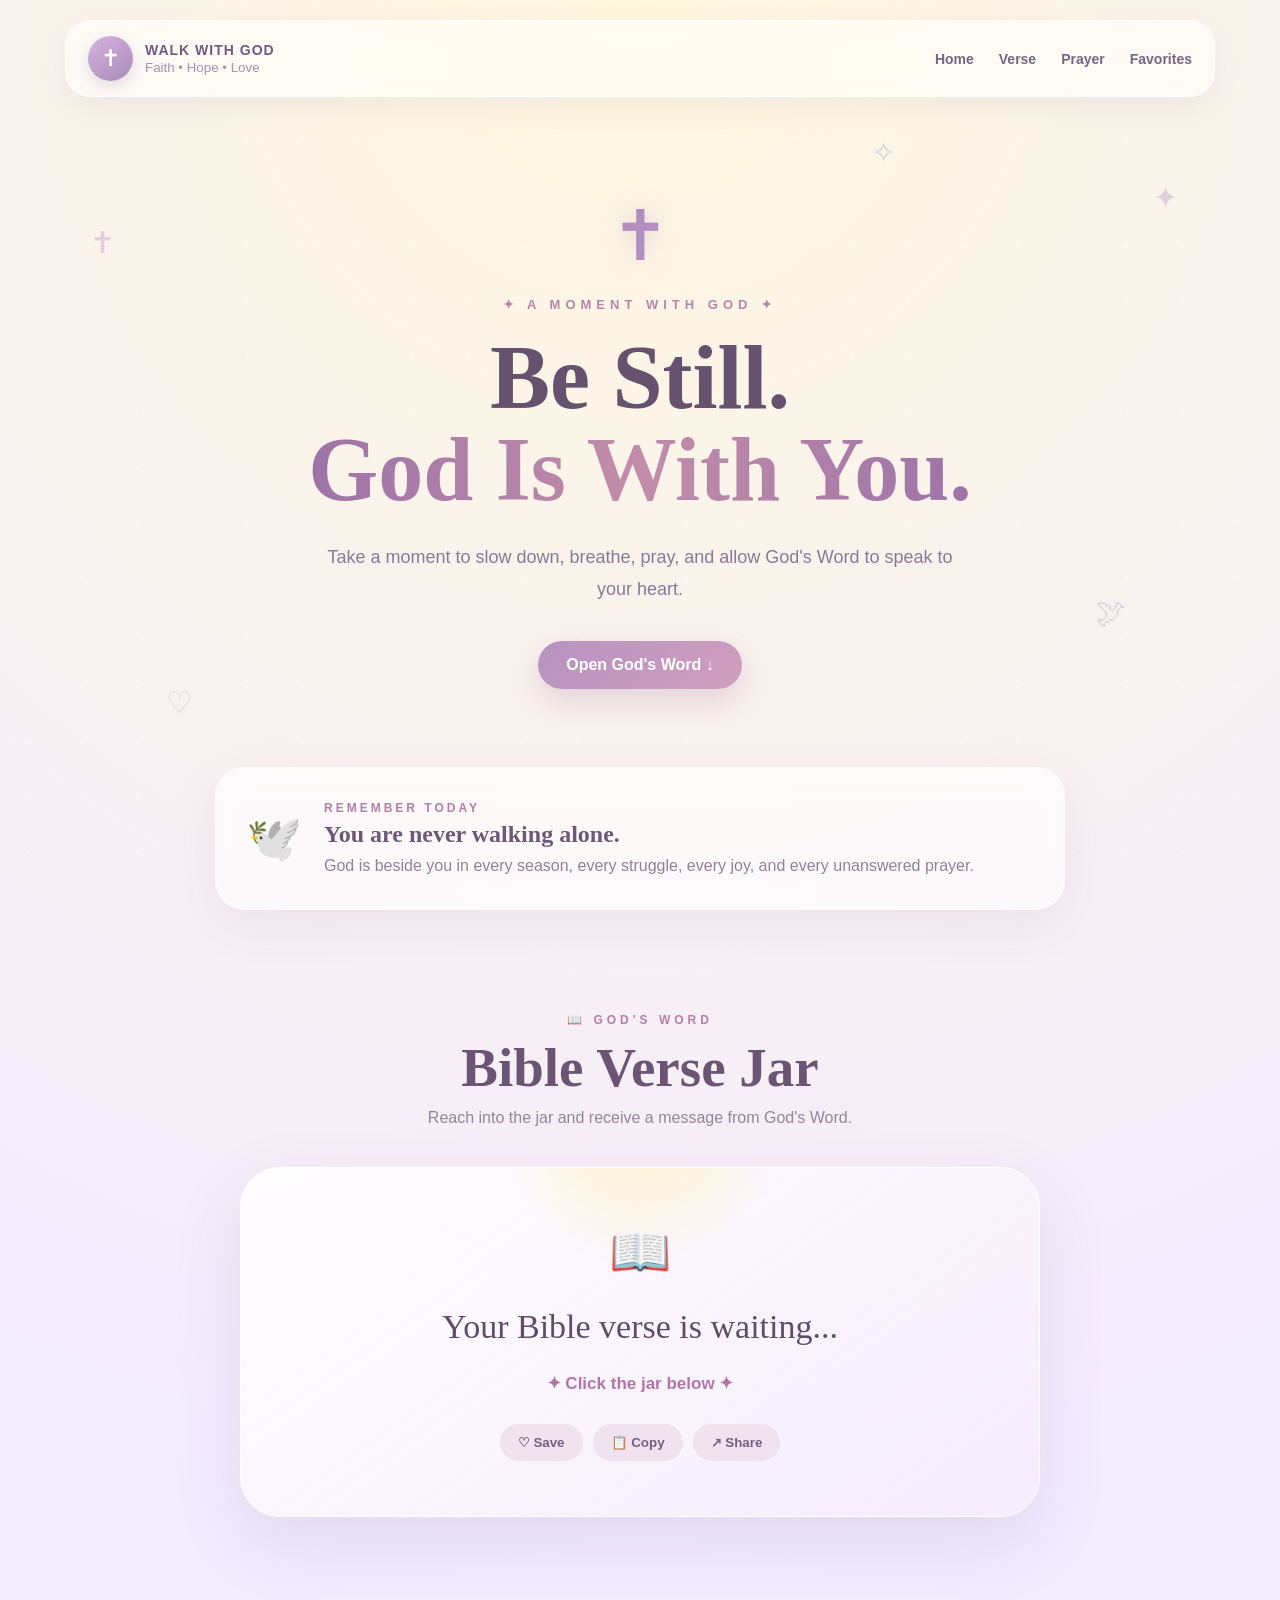
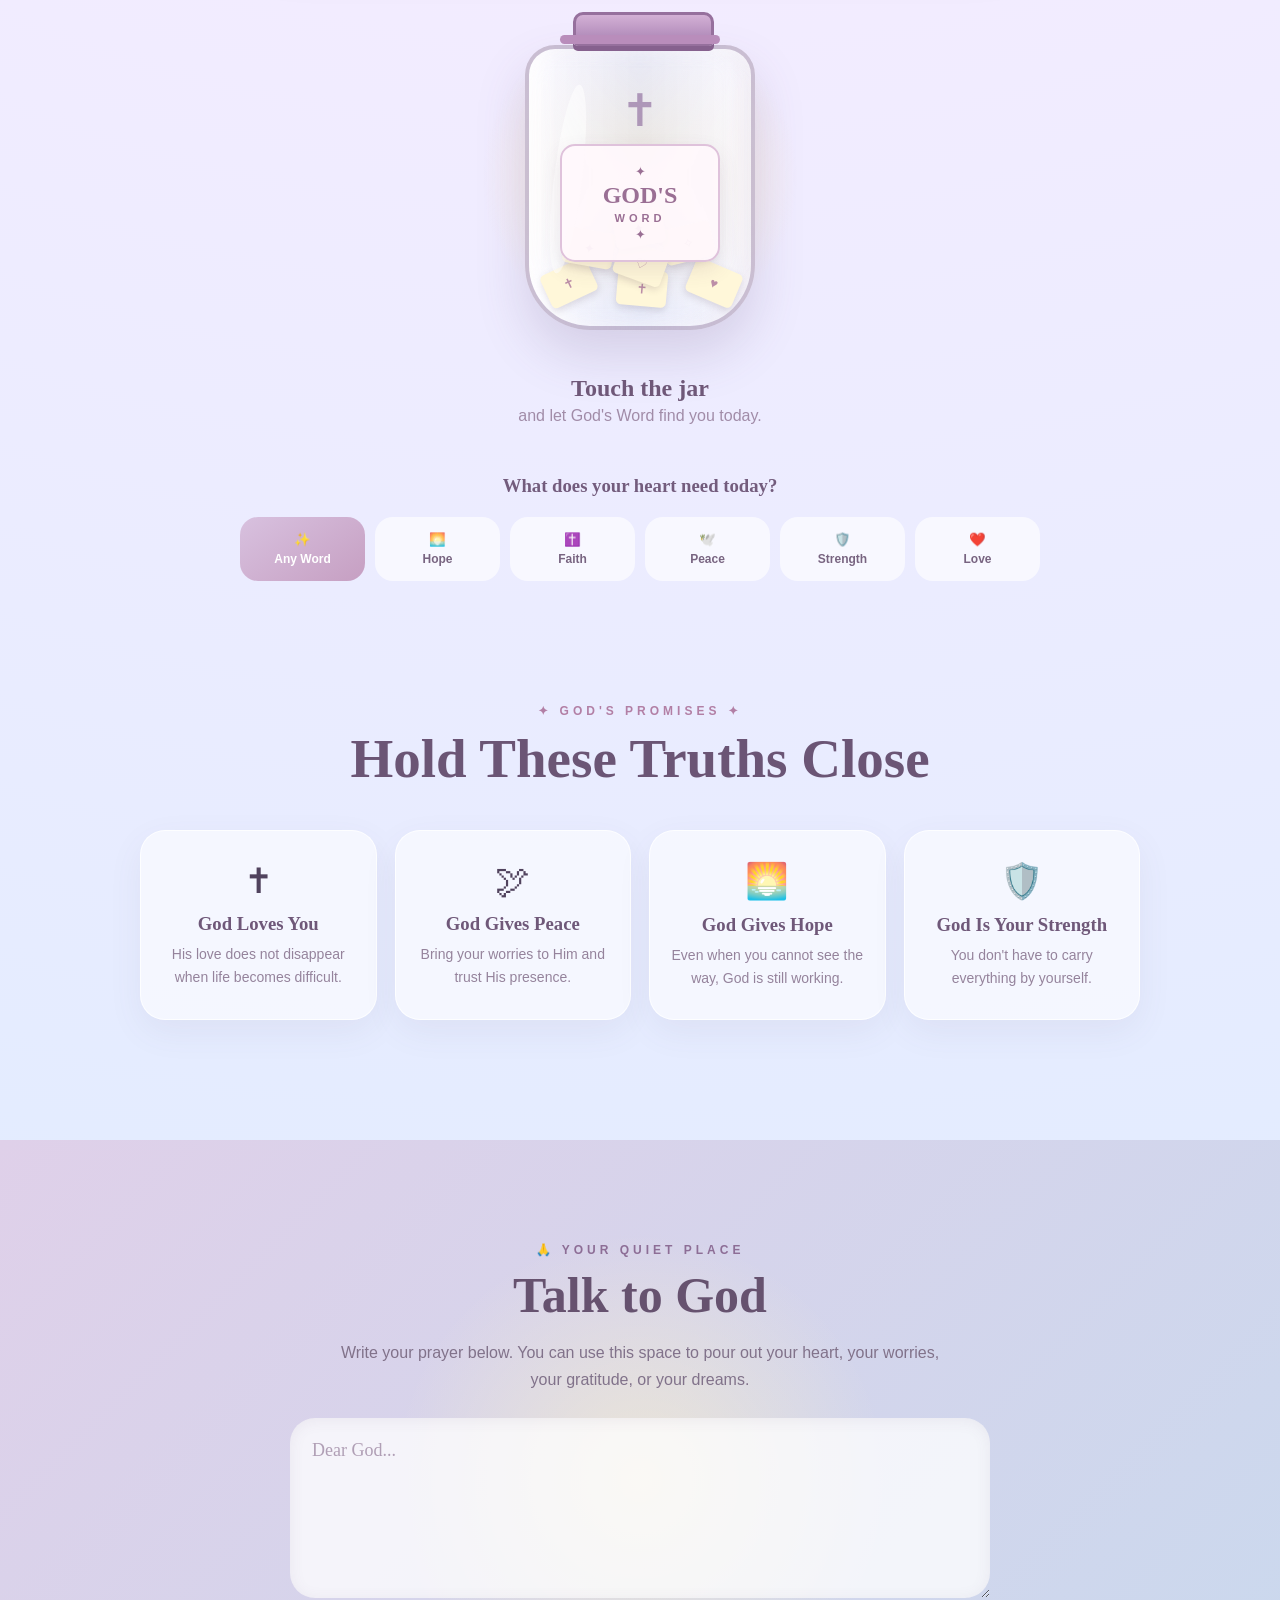
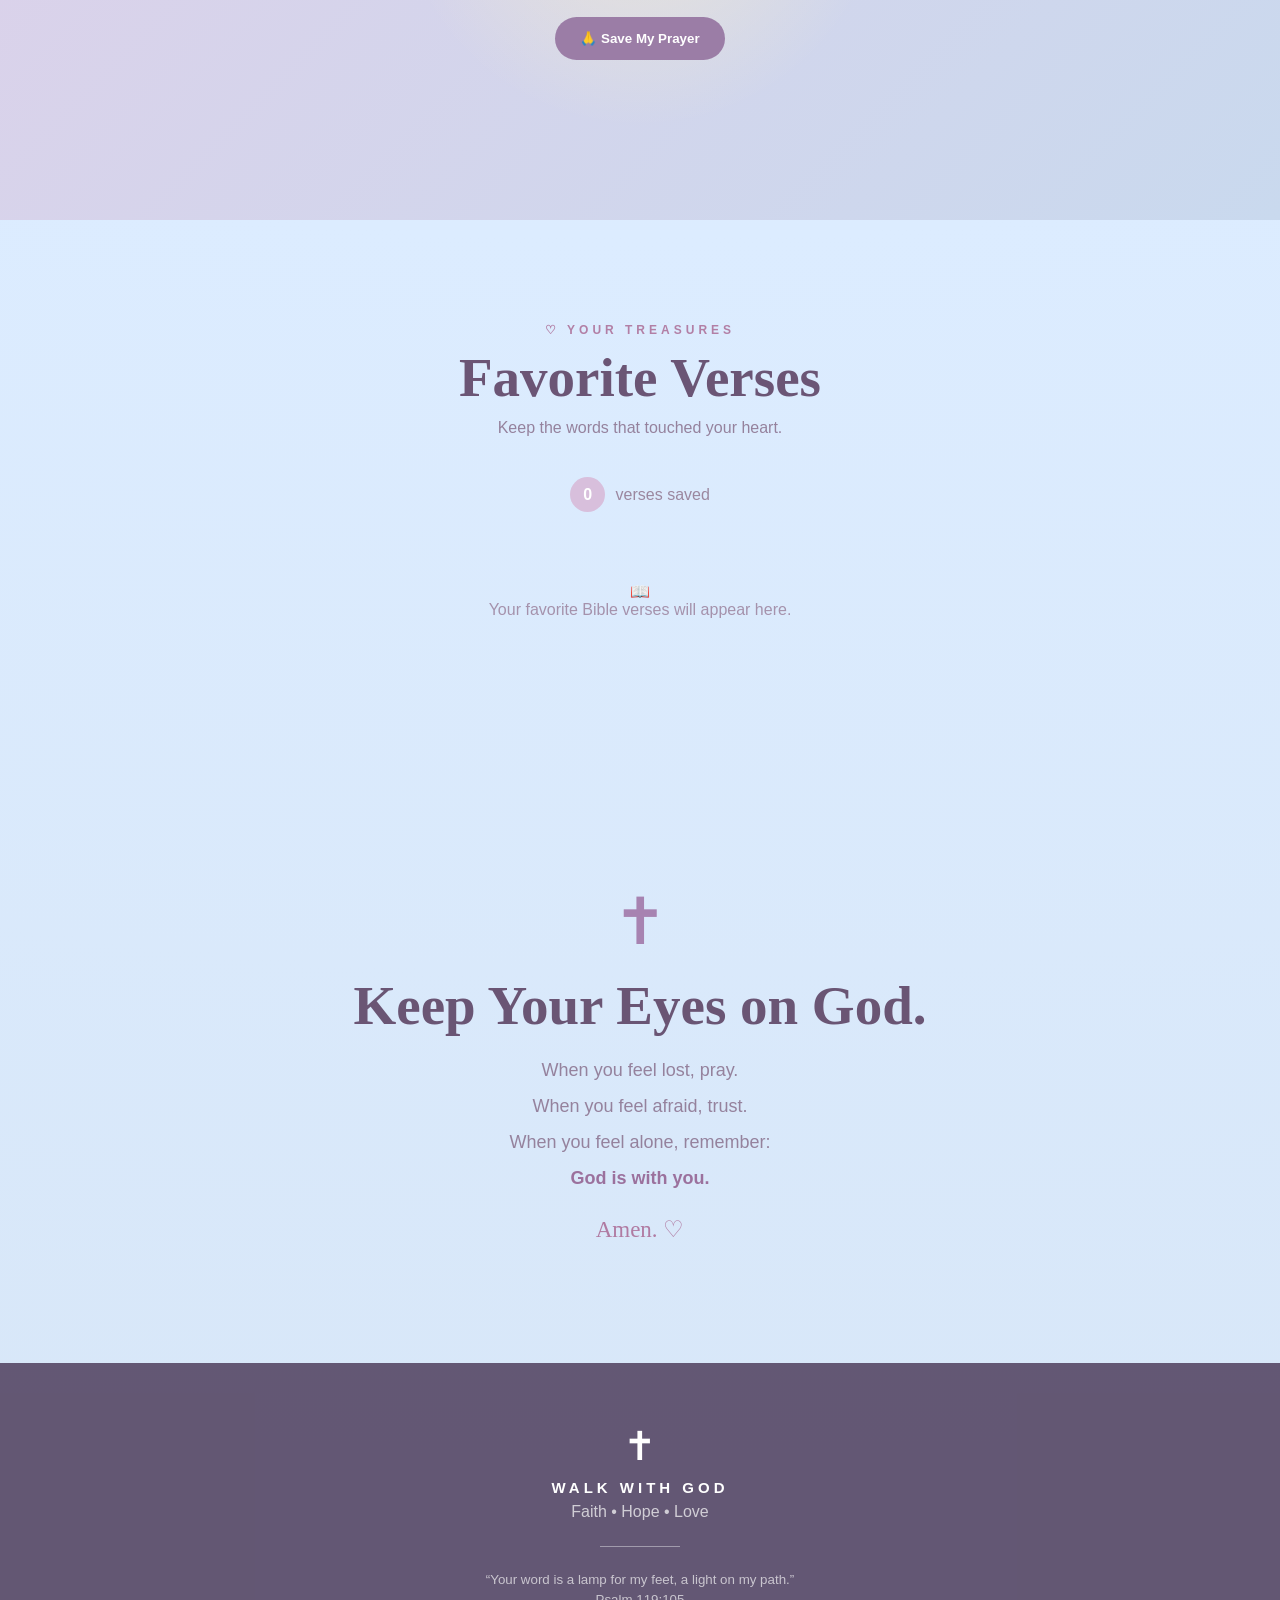
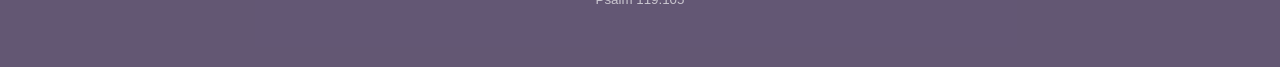
<file: index.html>
<!DOCTYPE html>
<html lang="en">
<head>
    <meta charset="UTF-8">
    <meta name="viewport" content="width=device-width, initial-scale=1.0">

    <title>Walk With God ✝️ | Bible Verse Jar</title>

    <link rel="stylesheet" href="bible.css">
</head>

<body>

    <!-- ================================
         HEAVENLY BACKGROUND
    ================================= -->

    <div class="stars"></div>

    <div class="cloud cloud1"></div>
    <div class="cloud cloud2"></div>
    <div class="cloud cloud3"></div>

    <div class="floating-symbol symbol1">✝</div>
    <div class="floating-symbol symbol2">✦</div>
    <div class="floating-symbol symbol3">♡</div>
    <div class="floating-symbol symbol4">🕊</div>
    <div class="floating-symbol symbol5">✧</div>


    <!-- ================================
         NAVIGATION
    ================================= -->

    <nav>

        <div class="logo">
            <div class="cross-logo">✝</div>

            <div>
                <strong>WALK WITH GOD</strong>
                <small>Faith • Hope • Love</small>
            </div>
        </div>

        <div class="nav-links">

            <a href="#home">Home</a>

            <a href="#verse">Verse</a>

            <a href="#prayer">Prayer</a>

            <a href="#favorites">Favorites</a>

        </div>

    </nav>


    <!-- ================================
         HERO
    ================================= -->

    <header id="home" class="hero">

        <div class="hero-cross">
            ✝
        </div>

        <p class="eyebrow">
            ✦ A MOMENT WITH GOD ✦
        </p>

        <h1>
            Be Still.
            <br>
            <span>God Is With You.</span>
        </h1>

        <p class="hero-text">
            Take a moment to slow down, breathe, pray,
            and allow God's Word to speak to your heart.
        </p>

        <a href="#verse" class="hero-button">
            Open God's Word ↓
        </a>

    </header>


    <!-- ================================
         DAILY MESSAGE
    ================================= -->

    <section class="god-message">

        <div class="message-icon">
            🕊️
        </div>

        <div>

            <span>REMEMBER TODAY</span>

            <h2>
                You are never walking alone.
            </h2>

            <p>
                God is beside you in every season,
                every struggle, every joy,
                and every unanswered prayer.
            </p>

        </div>

    </section>


    <!-- ================================
         VERSE SECTION
    ================================= -->

    <section id="verse" class="verse-section">

        <div class="section-heading">

            <span>📖 GOD'S WORD</span>

            <h2>
                Bible Verse Jar
            </h2>

            <p>
                Reach into the jar and receive a message
                from God's Word.
            </p>

        </div>


        <!-- Verse Card -->

        <div class="verse-card">

            <div class="holy-light"></div>

            <div class="bible-icon">
                📖
            </div>

            <p id="verseText">
                Your Bible verse is waiting...
            </p>

            <div id="verseReference">
                ✦ Click the jar below ✦
            </div>

            <div class="verse-actions">

                <button onclick="favoriteVerse()">
                    ♡ Save
                </button>

                <button onclick="copyVerse()">
                    📋 Copy
                </button>

                <button onclick="shareVerse()">
                    ↗ Share
                </button>

            </div>

        </div>


        <!-- ================================
             JAR
        ================================= -->

        <div class="jar-area">

            <div class="light-rays"></div>

            <button
                class="jar-button"
                id="jarButton"
                onclick="getRandomVerse()"
                aria-label="Open Bible verse jar"
            >

                <!-- Lid -->

                <div class="jar-lid">

                    <div class="lid-band"></div>

                </div>


                <!-- Jar -->

                <div class="jar">

                    <div class="jar-glass-shine"></div>

                    <!-- Cross -->

                    <div class="jar-cross">
                        ✝
                    </div>


                    <!-- Label -->

                    <div class="jar-label">

                        <span>✦</span>

                        <strong>
                            GOD'S
                        </strong>

                        <small>
                            WORD
                        </small>

                        <span>
                            ✦
                        </span>

                    </div>


                    <!-- Papers -->

                    <div class="paper p1">
                        ✝
                    </div>

                    <div class="paper p2">
                        ♥
                    </div>

                    <div class="paper p3">
                        ✦
                    </div>

                    <div class="paper p4">
                        ✧
                    </div>

                    <div class="paper p5">
                        ✝
                    </div>

                    <div class="paper p6">
                        ♡
                    </div>

                    <div class="paper p7">
                        ✦
                    </div>

                </div>

            </button>


            <h3>
                Touch the jar
            </h3>

            <p>
                and let God's Word find you today.
            </p>

        </div>


        <!-- ================================
             CATEGORIES
        ================================= -->

        <div class="categories">

            <h3>
                What does your heart need today?
            </h3>

            <div class="category-grid">

                <button onclick="chooseCategory('all')">
                    ✨
                    <span>Any Word</span>
                </button>

                <button onclick="chooseCategory('hope')">
                    🌅
                    <span>Hope</span>
                </button>

                <button onclick="chooseCategory('faith')">
                    ✝️
                    <span>Faith</span>
                </button>

                <button onclick="chooseCategory('peace')">
                    🕊️
                    <span>Peace</span>
                </button>

                <button onclick="chooseCategory('strength')">
                    🛡️
                    <span>Strength</span>
                </button>

                <button onclick="chooseCategory('love')">
                    ❤️
                    <span>Love</span>
                </button>

            </div>

        </div>

    </section>


    <!-- ================================
         GOD'S PROMISES
    ================================= -->

    <section class="promises">

        <div class="section-heading">

            <span>✦ GOD'S PROMISES ✦</span>

            <h2>
                Hold These Truths Close
            </h2>

        </div>


        <div class="promise-grid">

            <div class="promise">

                <div>✝</div>

                <h3>
                    God Loves You
                </h3>

                <p>
                    His love does not disappear
                    when life becomes difficult.
                </p>

            </div>


            <div class="promise">

                <div>🕊</div>

                <h3>
                    God Gives Peace
                </h3>

                <p>
                    Bring your worries to Him
                    and trust His presence.
                </p>

            </div>


            <div class="promise">

                <div>🌅</div>

                <h3>
                    God Gives Hope
                </h3>

                <p>
                    Even when you cannot see the way,
                    God is still working.
                </p>

            </div>


            <div class="promise">

                <div>🛡️</div>

                <h3>
                    God Is Your Strength
                </h3>

                <p>
                    You don't have to carry
                    everything by yourself.
                </p>

            </div>

        </div>

    </section>


    <!-- ================================
         PRAYER
    ================================= -->

    <section id="prayer" class="prayer-section">

        <div class="prayer-glow"></div>

        <div class="prayer-content">

            <span>
                🙏 YOUR QUIET PLACE
            </span>

            <h2>
                Talk to God
            </h2>

            <p>
                Write your prayer below.
                You can use this space to pour out
                your heart, your worries, your gratitude,
                or your dreams.
            </p>

            <textarea
                id="prayerText"
                placeholder="Dear God..."
            ></textarea>

            <button onclick="savePrayer()">
                🙏 Save My Prayer
            </button>

            <p id="prayerSaved"></p>

        </div>

    </section>


    <!-- ================================
         FAVORITES
    ================================= -->

    <section id="favorites" class="favorites-section">

        <div class="section-heading">

            <span>♡ YOUR TREASURES</span>

            <h2>
                Favorite Verses
            </h2>

            <p>
                Keep the words that touched your heart.
            </p>

        </div>


        <div class="favorite-count">

            <span id="favoriteCount">
                0
            </span>

            <span>
                verses saved
            </span>

        </div>


        <div id="favoriteList">

            <div class="empty-favorites">

                <div>
                    📖
                </div>

                <p>
                    Your favorite Bible verses
                    will appear here.
                </p>

            </div>

        </div>

    </section>


    <!-- ================================
         FINAL MESSAGE
    ================================= -->

    <section class="final-message">

        <div class="big-cross">
            ✝
        </div>

        <h2>
            Keep Your Eyes on God.
        </h2>

        <p>
            When you feel lost, pray.
            <br>
            When you feel afraid, trust.
            <br>
            When you feel alone, remember:
            <br>
            <strong>God is with you.</strong>
        </p>

        <div class="amen">
            Amen. ♡
        </div>

    </section>


    <!-- ================================
         FOOTER
    ================================= -->

    <footer>

        <div class="footer-cross">
            ✝
        </div>

        <h3>
            WALK WITH GOD
        </h3>

        <p>
            Faith • Hope • Love
        </p>

        <div class="footer-line"></div>

        <small>
            “Your word is a lamp for my feet,
            a light on my path.”
        </small>

        <small>
            Psalm 119:105
        </small>

    </footer>


    <!-- ================================
         POPUP
    ================================= -->

    <div id="popup" class="popup">

        <div class="popup-box">

            <div class="popup-icon">
                🕊️
            </div>

            <h2>
                Saved to Your Heart
            </h2>

            <p>
                This verse has been added
                to your favorite verses.
            </p>

            <button onclick="closePopup()">
                Amen ♡
            </button>

        </div>

    </div>


    <script src="bible.js"></script>

</body>
</html>
</file>
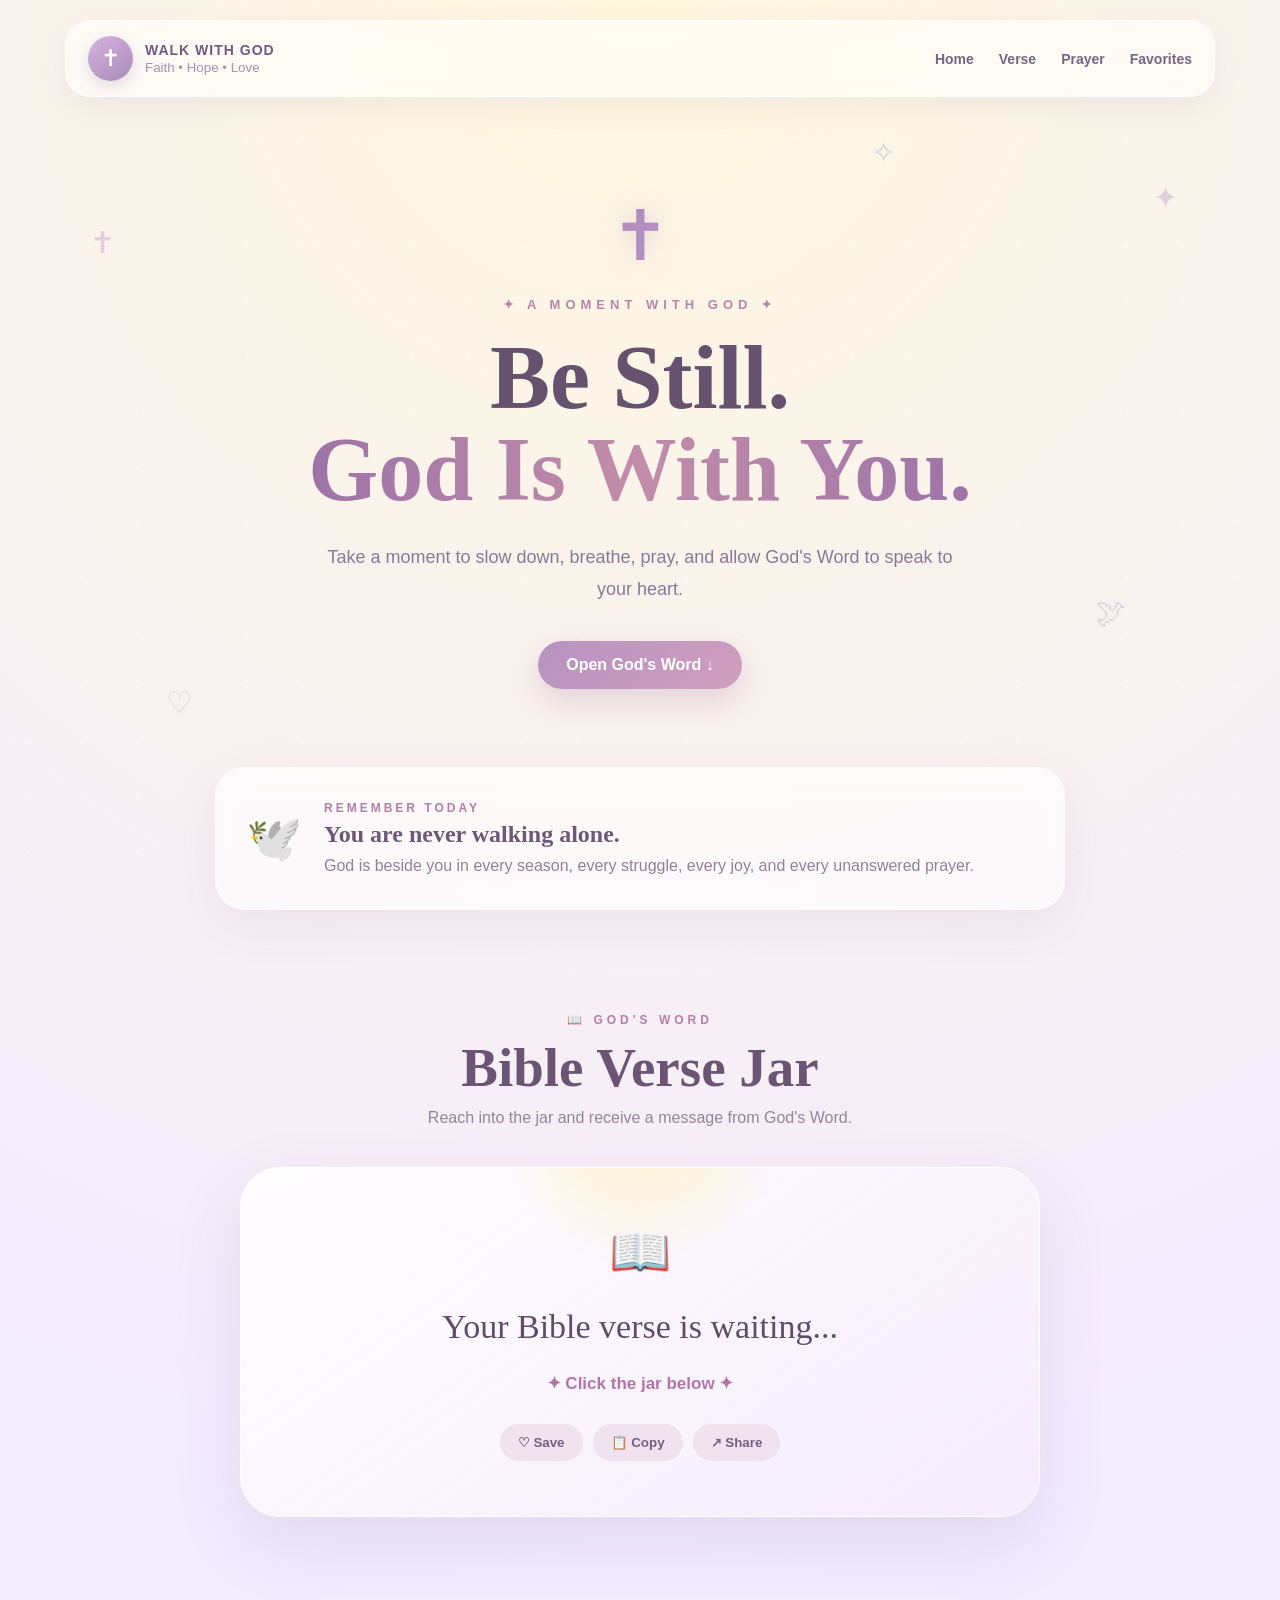
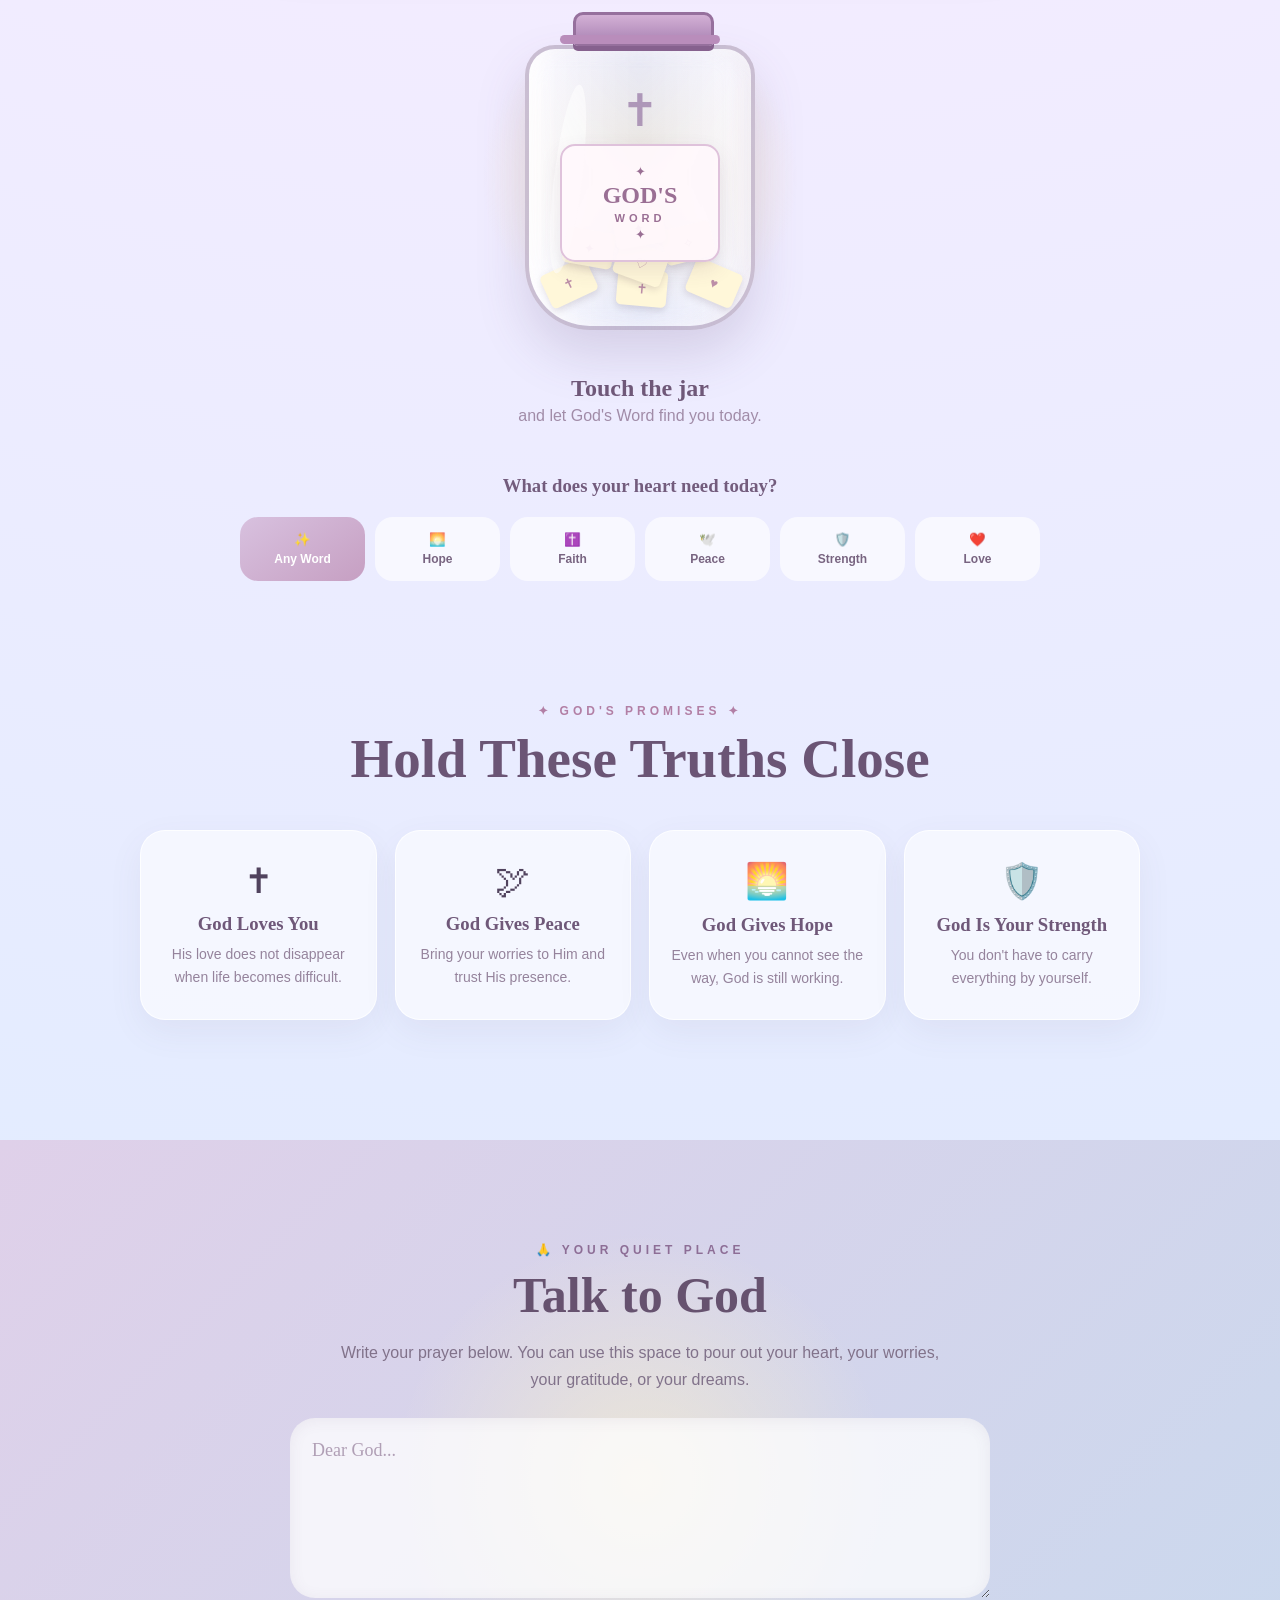
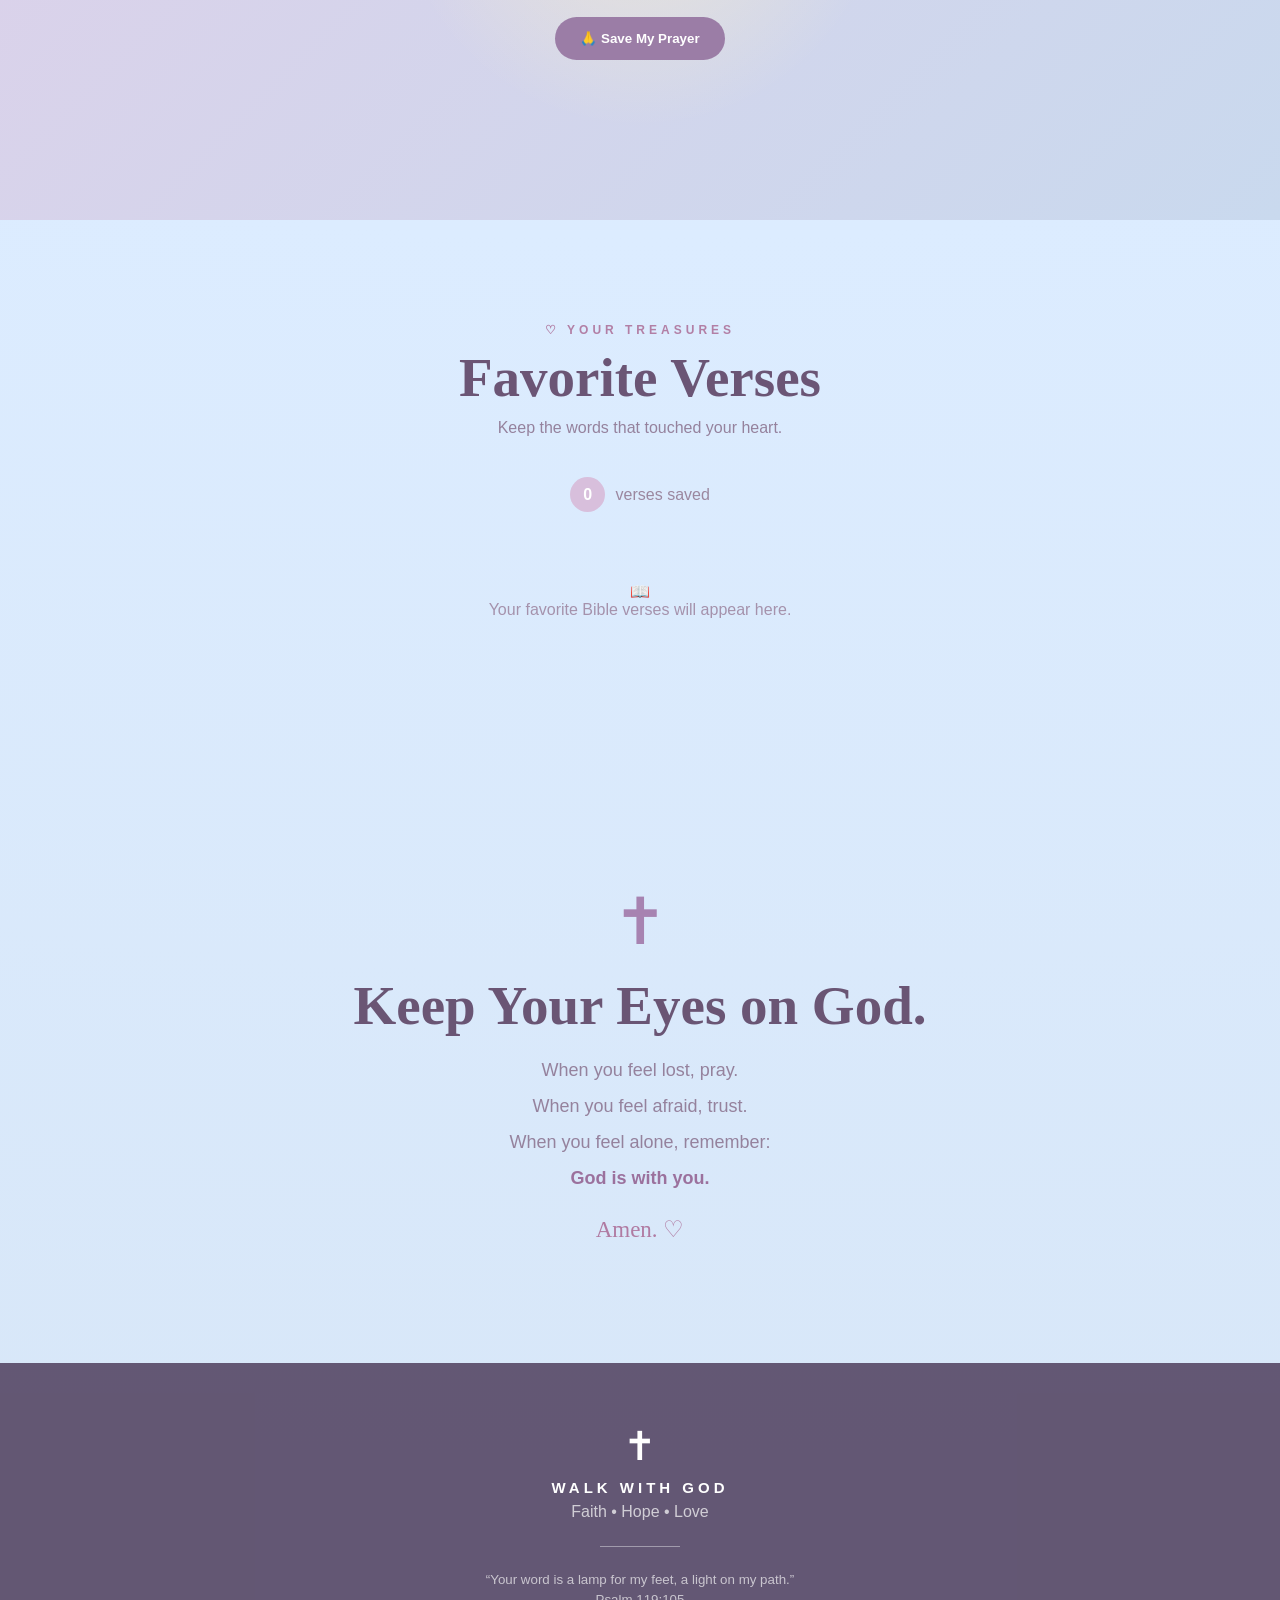
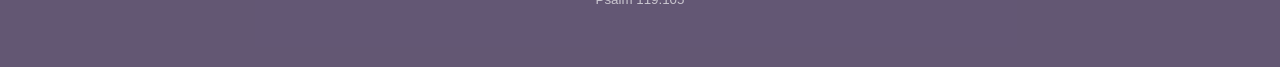
<file: motivational.html>
<!DOCTYPE html>
<html lang="en">
<head>
    <meta charset="UTF-8">
    <meta name="viewport" content="width=device-width, initial-scale=1.0">

    <title>Walk With God ✝️ | Bible Verse Jar</title>

    <link rel="stylesheet" href="bible.css">
</head>

<body>

    <!-- ================================
         HEAVENLY BACKGROUND
    ================================= -->

    <div class="stars"></div>

    <div class="cloud cloud1"></div>
    <div class="cloud cloud2"></div>
    <div class="cloud cloud3"></div>

    <div class="floating-symbol symbol1">✝</div>
    <div class="floating-symbol symbol2">✦</div>
    <div class="floating-symbol symbol3">♡</div>
    <div class="floating-symbol symbol4">🕊</div>
    <div class="floating-symbol symbol5">✧</div>


    <!-- ================================
         NAVIGATION
    ================================= -->

    <nav>

        <div class="logo">
            <div class="cross-logo">✝</div>

            <div>
                <strong>WALK WITH GOD</strong>
                <small>Faith • Hope • Love</small>
            </div>
        </div>

        <div class="nav-links">

            <a href="#home">Home</a>

            <a href="#verse">Verse</a>

            <a href="#prayer">Prayer</a>

            <a href="#favorites">Favorites</a>

        </div>

    </nav>


    <!-- ================================
         HERO
    ================================= -->

    <header id="home" class="hero">

        <div class="hero-cross">
            ✝
        </div>

        <p class="eyebrow">
            ✦ A MOMENT WITH GOD ✦
        </p>

        <h1>
            Be Still.
            <br>
            <span>God Is With You.</span>
        </h1>

        <p class="hero-text">
            Take a moment to slow down, breathe, pray,
            and allow God's Word to speak to your heart.
        </p>

        <a href="#verse" class="hero-button">
            Open God's Word ↓
        </a>

    </header>


    <!-- ================================
         DAILY MESSAGE
    ================================= -->

    <section class="god-message">

        <div class="message-icon">
            🕊️
        </div>

        <div>

            <span>REMEMBER TODAY</span>

            <h2>
                You are never walking alone.
            </h2>

            <p>
                God is beside you in every season,
                every struggle, every joy,
                and every unanswered prayer.
            </p>

        </div>

    </section>


    <!-- ================================
         VERSE SECTION
    ================================= -->

    <section id="verse" class="verse-section">

        <div class="section-heading">

            <span>📖 GOD'S WORD</span>

            <h2>
                Bible Verse Jar
            </h2>

            <p>
                Reach into the jar and receive a message
                from God's Word.
            </p>

        </div>


        <!-- Verse Card -->

        <div class="verse-card">

            <div class="holy-light"></div>

            <div class="bible-icon">
                📖
            </div>

            <p id="verseText">
                Your Bible verse is waiting...
            </p>

            <div id="verseReference">
                ✦ Click the jar below ✦
            </div>

            <div class="verse-actions">

                <button onclick="favoriteVerse()">
                    ♡ Save
                </button>

                <button onclick="copyVerse()">
                    📋 Copy
                </button>

                <button onclick="shareVerse()">
                    ↗ Share
                </button>

            </div>

        </div>


        <!-- ================================
             JAR
        ================================= -->

        <div class="jar-area">

            <div class="light-rays"></div>

            <button
                class="jar-button"
                id="jarButton"
                onclick="getRandomVerse()"
                aria-label="Open Bible verse jar"
            >

                <!-- Lid -->

                <div class="jar-lid">

                    <div class="lid-band"></div>

                </div>


                <!-- Jar -->

                <div class="jar">

                    <div class="jar-glass-shine"></div>

                    <!-- Cross -->

                    <div class="jar-cross">
                        ✝
                    </div>


                    <!-- Label -->

                    <div class="jar-label">

                        <span>✦</span>

                        <strong>
                            GOD'S
                        </strong>

                        <small>
                            WORD
                        </small>

                        <span>
                            ✦
                        </span>

                    </div>


                    <!-- Papers -->

                    <div class="paper p1">
                        ✝
                    </div>

                    <div class="paper p2">
                        ♥
                    </div>

                    <div class="paper p3">
                        ✦
                    </div>

                    <div class="paper p4">
                        ✧
                    </div>

                    <div class="paper p5">
                        ✝
                    </div>

                    <div class="paper p6">
                        ♡
                    </div>

                    <div class="paper p7">
                        ✦
                    </div>

                </div>

            </button>


            <h3>
                Touch the jar
            </h3>

            <p>
                and let God's Word find you today.
            </p>

        </div>


        <!-- ================================
             CATEGORIES
        ================================= -->

        <div class="categories">

            <h3>
                What does your heart need today?
            </h3>

            <div class="category-grid">

                <button onclick="chooseCategory('all')">
                    ✨
                    <span>Any Word</span>
                </button>

                <button onclick="chooseCategory('hope')">
                    🌅
                    <span>Hope</span>
                </button>

                <button onclick="chooseCategory('faith')">
                    ✝️
                    <span>Faith</span>
                </button>

                <button onclick="chooseCategory('peace')">
                    🕊️
                    <span>Peace</span>
                </button>

                <button onclick="chooseCategory('strength')">
                    🛡️
                    <span>Strength</span>
                </button>

                <button onclick="chooseCategory('love')">
                    ❤️
                    <span>Love</span>
                </button>

            </div>

        </div>

    </section>


    <!-- ================================
         GOD'S PROMISES
    ================================= -->

    <section class="promises">

        <div class="section-heading">

            <span>✦ GOD'S PROMISES ✦</span>

            <h2>
                Hold These Truths Close
            </h2>

        </div>


        <div class="promise-grid">

            <div class="promise">

                <div>✝</div>

                <h3>
                    God Loves You
                </h3>

                <p>
                    His love does not disappear
                    when life becomes difficult.
                </p>

            </div>


            <div class="promise">

                <div>🕊</div>

                <h3>
                    God Gives Peace
                </h3>

                <p>
                    Bring your worries to Him
                    and trust His presence.
                </p>

            </div>


            <div class="promise">

                <div>🌅</div>

                <h3>
                    God Gives Hope
                </h3>

                <p>
                    Even when you cannot see the way,
                    God is still working.
                </p>

            </div>


            <div class="promise">

                <div>🛡️</div>

                <h3>
                    God Is Your Strength
                </h3>

                <p>
                    You don't have to carry
                    everything by yourself.
                </p>

            </div>

        </div>

    </section>


    <!-- ================================
         PRAYER
    ================================= -->

    <section id="prayer" class="prayer-section">

        <div class="prayer-glow"></div>

        <div class="prayer-content">

            <span>
                🙏 YOUR QUIET PLACE
            </span>

            <h2>
                Talk to God
            </h2>

            <p>
                Write your prayer below.
                You can use this space to pour out
                your heart, your worries, your gratitude,
                or your dreams.
            </p>

            <textarea
                id="prayerText"
                placeholder="Dear God..."
            ></textarea>

            <button onclick="savePrayer()">
                🙏 Save My Prayer
            </button>

            <p id="prayerSaved"></p>

        </div>

    </section>


    <!-- ================================
         FAVORITES
    ================================= -->

    <section id="favorites" class="favorites-section">

        <div class="section-heading">

            <span>♡ YOUR TREASURES</span>

            <h2>
                Favorite Verses
            </h2>

            <p>
                Keep the words that touched your heart.
            </p>

        </div>


        <div class="favorite-count">

            <span id="favoriteCount">
                0
            </span>

            <span>
                verses saved
            </span>

        </div>


        <div id="favoriteList">

            <div class="empty-favorites">

                <div>
                    📖
                </div>

                <p>
                    Your favorite Bible verses
                    will appear here.
                </p>

            </div>

        </div>

    </section>


    <!-- ================================
         FINAL MESSAGE
    ================================= -->

    <section class="final-message">

        <div class="big-cross">
            ✝
        </div>

        <h2>
            Keep Your Eyes on God.
        </h2>

        <p>
            When you feel lost, pray.
            <br>
            When you feel afraid, trust.
            <br>
            When you feel alone, remember:
            <br>
            <strong>God is with you.</strong>
        </p>

        <div class="amen">
            Amen. ♡
        </div>

    </section>


    <!-- ================================
         FOOTER
    ================================= -->

    <footer>

        <div class="footer-cross">
            ✝
        </div>

        <h3>
            WALK WITH GOD
        </h3>

        <p>
            Faith • Hope • Love
        </p>

        <div class="footer-line"></div>

        <small>
            “Your word is a lamp for my feet,
            a light on my path.”
        </small>

        <small>
            Psalm 119:105
        </small>

    </footer>


    <!-- ================================
         POPUP
    ================================= -->

    <div id="popup" class="popup">

        <div class="popup-box">

            <div class="popup-icon">
                🕊️
            </div>

            <h2>
                Saved to Your Heart
            </h2>

            <p>
                This verse has been added
                to your favorite verses.
            </p>

            <button onclick="closePopup()">
                Amen ♡
            </button>

        </div>

    </div>


    <script src="bible.js"></script>

</body>
</html>
</file>
<file: bible.css>
/* ==========================================
   WALK WITH GOD
   BEAUTIFUL BIBLE WEBSITE
========================================== */

* {
    margin: 0;
    padding: 0;
    box-sizing: border-box;
}

html {
    scroll-behavior: smooth;
}

body {
    font-family:
        "Trebuchet MS",
        "Segoe UI",
        sans-serif;

    color: #51435e;

    background:
        radial-gradient(
            circle at 50% 0%,
            #fff8df 0%,
            #f4ecff 30%,
            #dcecff 70%,
            #d7e6f7 100%
        );

    min-height: 100vh;

    overflow-x: hidden;
}


/* ==========================================
   STARS
========================================== */

.stars {
    position: fixed;

    inset: 0;

    pointer-events: none;

    z-index: -5;

    background-image:
        radial-gradient(
            circle,
            rgba(255,255,255,0.9) 1px,
            transparent 1px
        );

    background-size: 55px 55px;

    opacity: 0.6;
}


/* ==========================================
   CLOUDS
========================================== */

.cloud {
    position: fixed;

    width: 280px;
    height: 90px;

    border-radius: 100px;

    background: rgba(255,255,255,0.35);

    filter: blur(8px);

    pointer-events: none;

    z-index: -3;

    animation: cloudMove 18s linear infinite;
}

.cloud::before,
.cloud::after {
    content: "";

    position: absolute;

    background: rgba(255,255,255,0.45);

    border-radius: 50%;
}

.cloud::before {
    width: 120px;
    height: 120px;

    left: 50px;
    top: -55px;
}

.cloud::after {
    width: 150px;
    height: 150px;

    right: 30px;
    top: -80px;
}

.cloud1 {
    top: 25%;
    left: -300px;
}

.cloud2 {
    top: 55%;
    left: -400px;

    animation-delay: 6s;

    transform: scale(0.7);
}

.cloud3 {
    top: 75%;
    left: -500px;

    animation-delay: 11s;

    transform: scale(1.2);
}

@keyframes cloudMove {

    from {
        transform: translateX(0);
    }

    to {
        transform: translateX(
            calc(100vw + 700px)
        );
    }

}


/* ==========================================
   FLOATING SYMBOLS
========================================== */

.floating-symbol {
    position: fixed;

    pointer-events: none;

    color: rgba(166,125,178,0.3);

    font-size: 30px;

    z-index: -1;

    animation: floatSymbol 7s ease-in-out infinite;
}

.symbol1 {
    left: 7%;
    top: 25%;
}

.symbol2 {
    right: 8%;
    top: 20%;

    animation-delay: 1s;
}

.symbol3 {
    left: 13%;
    bottom: 20%;

    animation-delay: 2s;
}

.symbol4 {
    right: 12%;
    bottom: 30%;

    animation-delay: 3s;
}

.symbol5 {
    right: 30%;
    top: 15%;

    animation-delay: 4s;
}

@keyframes floatSymbol {

    0%,
    100% {
        transform:
            translateY(0)
            rotate(0deg);
    }

    50% {
        transform:
            translateY(-30px)
            rotate(15deg);
    }

}


/* ==========================================
   NAVIGATION
========================================== */

nav {
    width: min(1150px, 92%);

    margin: 20px auto;

    padding: 15px 22px;

    border-radius: 25px;

    background:
        rgba(255,255,255,0.55);

    border:
        1px solid rgba(255,255,255,0.8);

    backdrop-filter: blur(15px);

    display: flex;

    justify-content: space-between;

    align-items: center;

    box-shadow:
        0 10px 35px rgba(95,78,120,0.08);
}

.logo {
    display: flex;

    align-items: center;

    gap: 12px;
}

.cross-logo {
    width: 45px;
    height: 45px;

    border-radius: 50%;

    display: flex;

    justify-content: center;

    align-items: center;

    background:
        linear-gradient(
            145deg,
            #d6b3df,
            #a98ab8
        );

    color: white;

    font-size: 23px;

    box-shadow:
        0 5px 15px rgba(120,90,140,0.2);
}

.logo strong {
    display: block;

    color: #725b80;

    letter-spacing: 1px;

    font-size: 14px;
}

.logo small {
    display: block;

    color: #aa91b0;

    margin-top: 2px;
}

.nav-links {
    display: flex;

    gap: 25px;
}

.nav-links a {
    text-decoration: none;

    color: #776582;

    font-weight: bold;

    font-size: 14px;

    transition: 0.2s;
}

.nav-links a:hover {
    color: #b177a4;
}


/* ==========================================
   HERO
========================================== */

.hero {
    min-height: 650px;

    width: min(1000px, 92%);

    margin: auto;

    display: flex;

    flex-direction: column;

    justify-content: center;

    align-items: center;

    text-align: center;

    position: relative;
}

.hero-cross {
    font-size: 70px;

    color: #b28fc0;

    text-shadow:
        0 0 25px rgba(178,143,192,0.4);

    animation:
        gentleGlow 4s ease-in-out infinite;
}

@keyframes gentleGlow {

    0%,
    100% {
        opacity: 0.75;

        transform:
            translateY(0);
    }

    50% {
        opacity: 1;

        transform:
            translateY(-8px);
    }

}

.eyebrow {
    color: #b486aa;

    font-size: 13px;

    letter-spacing: 5px;

    font-weight: bold;

    margin-top: 20px;
}

.hero h1 {
    font-family: Georgia, serif;

    font-size:
        clamp(48px, 9vw, 90px);

    line-height: 1.02;

    color: #66526f;

    margin-top: 20px;
}

.hero h1 span {
    background:
        linear-gradient(
            90deg,
            #9d73a8,
            #c18da9,
            #9d73a8
        );

    -webkit-background-clip: text;
    background-clip: text;

    color: transparent;
}

.hero-text {
    max-width: 650px;

    font-size: 18px;

    line-height: 1.8;

    color: #8c7895;

    margin-top: 25px;
}

.hero-button {
    margin-top: 35px;

    padding: 15px 28px;

    border-radius: 40px;

    background:
        linear-gradient(
            135deg,
            #b793c1,
            #d19ebd
        );

    color: white;

    text-decoration: none;

    font-weight: bold;

    box-shadow:
        0 12px 30px
        rgba(155,110,160,0.25);

    transition: 0.3s;
}

.hero-button:hover {
    transform:
        translateY(-4px);

    box-shadow:
        0 18px 35px
        rgba(155,110,160,0.35);
}


/* ==========================================
   GOD MESSAGE
========================================== */

.god-message {
    width: min(850px, 92%);

    margin: 0 auto 100px;

    padding: 30px;

    border-radius: 30px;

    display: flex;

    gap: 22px;

    align-items: center;

    background:
        rgba(255,255,255,0.58);

    border:
        1px solid rgba(255,255,255,0.8);

    backdrop-filter: blur(15px);

    box-shadow:
        0 15px 50px
        rgba(100,80,120,0.08);
}

.message-icon {
    font-size: 45px;
}

.god-message span {
    color: #b27fa5;

    font-size: 12px;

    letter-spacing: 3px;

    font-weight: bold;
}

.god-message h2 {
    font-family: Georgia, serif;

    color: #6d5876;

    margin: 5px 0;
}

.god-message p {
    color: #92809a;

    line-height: 1.6;
}


/* ==========================================
   SECTION
========================================== */

.verse-section,
.promises,
.favorites-section {
    width: min(1000px, 92%);

    margin: auto;

    padding-bottom: 120px;
}

.section-heading {
    text-align: center;

    margin-bottom: 40px;
}

.section-heading span {
    color: #b27fa5;

    font-size: 12px;

    letter-spacing: 4px;

    font-weight: bold;
}

.section-heading h2 {
    font-family: Georgia, serif;

    font-size: clamp(35px, 6vw, 55px);

    color: #6b5575;

    margin-top: 8px;
}

.section-heading p {
    color: #95829d;

    margin-top: 10px;
}


/* ==========================================
   VERSE CARD
========================================== */

.verse-card {
    position: relative;

    width: min(800px, 100%);

    margin: auto;

    padding: 55px 35px;

    border-radius: 40px;

    overflow: hidden;

    text-align: center;

    background:
        linear-gradient(
            145deg,
            rgba(255,255,255,0.85),
            rgba(246,237,255,0.7)
        );

    border:
        1px solid white;

    box-shadow:
        0 25px 70px
        rgba(100,75,120,0.12);
}

.holy-light {
    position: absolute;

    width: 300px;
    height: 300px;

    left: 50%;
    top: -200px;

    transform: translateX(-50%);

    background:
        radial-gradient(
            circle,
            rgba(255,239,178,0.7),
            transparent 70%
        );
}

.bible-icon {
    position: relative;

    font-size: 50px;

    margin-bottom: 20px;
}

#verseText {
    position: relative;

    font-family: Georgia, serif;

    font-size:
        clamp(23px, 4vw, 34px);

    line-height: 1.55;

    color: #5e4d68;
}

#verseReference {
    position: relative;

    margin-top: 20px;

    color: #b177a1;

    font-weight: bold;

    font-size: 17px;
}

.verse-actions {
    position: relative;

    display: flex;

    justify-content: center;

    flex-wrap: wrap;

    gap: 10px;

    margin-top: 30px;
}

.verse-actions button {
    border: none;

    padding: 11px 18px;

    border-radius: 30px;

    background: #f1e2f0;

    color: #765e7f;

    cursor: pointer;

    font-weight: bold;

    transition: 0.2s;
}

.verse-actions button:hover {
    transform: translateY(-3px);

    background: #e7cfe3;
}


/* ==========================================
   JAR
========================================== */

.jar-area {
    text-align: center;

    margin-top: 65px;

    position: relative;
}

.jar-button {
    border: none;

    background: transparent;

    cursor: pointer;

    position: relative;

    padding: 30px 40px;

    transition: 0.25s;
}

.jar-button:hover {
    transform: scale(1.04);
}

.jar-button:active {
    transform: scale(0.95);
}

.light-rays {
    position: absolute;

    width: 330px;
    height: 330px;

    left: 50%;
    top: 30px;

    transform:
        translateX(-50%);

    background:
        radial-gradient(
            circle,
            rgba(255,227,163,0.55),
            transparent 68%
        );

    pointer-events: none;
}


/* Lid */

.jar-lid {
    width: 175px;
    height: 35px;

    margin: auto;

    position: relative;

    z-index: 4;
}

.jar-lid::before {
    content: "";

    position: absolute;

    width: 135px;
    height: 28px;

    left: 20px;

    border-radius: 10px 10px 5px 5px;

    background:
        linear-gradient(
            #d3b0d5,
            #a982b3
        );

    border: 3px solid #96709d;

    box-shadow:
        0 5px 0 #86618e;
}

.lid-band {
    position: absolute;

    width: 160px;
    height: 9px;

    left: 7px;
    top: 23px;

    border-radius: 5px;

    background: #b98dbb;
}


/* Jar */

.jar {
    width: 230px;
    height: 285px;

    margin: -2px auto 0;

    position: relative;

    border-radius:
        30px
        30px
        65px
        65px;

    background:
        linear-gradient(
            90deg,
            rgba(255,255,255,0.75),
            rgba(210,228,250,0.35),
            rgba(255,255,255,0.75)
        );

    border:
        4px solid
        rgba(168,150,181,0.6);

    box-shadow:
        inset 10px 0 20px
        rgba(255,255,255,0.8),

        inset -10px 0 20px
        rgba(170,145,180,0.15),

        0 25px 50px
        rgba(100,80,120,0.18);

    overflow: hidden;
}

.jar-glass-shine {
    position: absolute;

    left: 25px;
    top: 35px;

    width: 28px;
    height: 190px;

    border-radius: 50%;

    background:
        rgba(255,255,255,0.55);

    transform: rotate(7deg);

    z-index: 8;
}


/* Cross */

.jar-cross {
    position: absolute;

    z-index: 7;

    top: 35px;

    left: 50%;

    transform: translateX(-50%);

    font-size: 45px;

    color: rgba(142,108,157,0.65);
}


/* Label */

.jar-label {
    position: absolute;

    z-index: 10;

    top: 95px;

    left: 50%;

    transform: translateX(-50%);

    width: 160px;

    padding: 18px 10px;

    border-radius: 15px;

    background:
        rgba(255,248,252,0.94);

    border:
        2px solid #dfc2db;

    color: #9a6f94;

    box-shadow:
        0 8px 20px
        rgba(100,70,100,0.12);

    display: flex;

    flex-direction: column;

    align-items: center;

    gap: 3px;
}

.jar-label strong {
    font-family: Georgia, serif;

    font-size: 24px;
}

.jar-label small {
    letter-spacing: 4px;

    font-weight: bold;
}


/* Papers */

.paper {
    position: absolute;

    width: 50px;
    height: 36px;

    display: flex;

    justify-content: center;

    align-items: center;

    border-radius: 5px;

    background: #fff7d9;

    color: #bd8fa8;

    box-shadow:
        0 3px 7px
        rgba(70,50,70,0.15);

    z-index: 3;
}

.p1 {
    left: 15px;
    bottom: 25px;

    transform: rotate(-25deg);
}

.p2 {
    right: 12px;
    bottom: 25px;

    transform: rotate(23deg);
}

.p3 {
    left: 35px;
    bottom: 60px;

    transform: rotate(10deg);
}

.p4 {
    right: 38px;
    bottom: 65px;

    transform: rotate(-14deg);
}

.p5 {
    left: 88px;
    bottom: 20px;

    transform: rotate(5deg);
}

.p6 {
    right: 85px;
    bottom: 45px;

    transform: rotate(20deg);
}

.p7 {
    left: 85px;
    bottom: 80px;

    transform: rotate(-10deg);
}


/* Jar Shake */

.jar-shake {
    animation:
        jarShake
        0.8s
        ease-in-out;
}

@keyframes jarShake {

    0% {
        transform: rotate(0);
    }

    15% {
        transform: rotate(-8deg);
    }

    30% {
        transform: rotate(8deg);
    }

    45% {
        transform: rotate(-7deg);
    }

    60% {
        transform: rotate(7deg);
    }

    75% {
        transform: rotate(-3deg);
    }

    100% {
        transform: rotate(0);
    }

}

.jar-area h3 {
    color: #705979;

    font-family: Georgia, serif;

    margin-top: 15px;

    font-size: 24px;
}

.jar-area p {
    color: #a18ca8;

    margin-top: 5px;
}


/* ==========================================
   CATEGORIES
========================================== */

.categories {
    width: min(800px, 100%);

    margin:
        50px auto 0;

    text-align: center;
}

.categories h3 {
    font-family: Georgia, serif;

    color: #735c7d;

    margin-bottom: 20px;
}

.category-grid {
    display: grid;

    grid-template-columns:
        repeat(6, 1fr);

    gap: 10px;
}

.category-grid button {
    border: none;

    border-radius: 18px;

    padding: 15px 8px;

    background:
        rgba(255,255,255,0.65);

    color: #786481;

    cursor: pointer;

    transition: 0.25s;

    display: flex;

    flex-direction: column;

    align-items: center;

    gap: 5px;
}

.category-grid button:first-child {
    background:
        linear-gradient(
            145deg,
            #d8c1df,
            #c69fc2
        );

    color: white;
}

.category-grid button:hover {
    transform:
        translateY(-5px);

    box-shadow:
        0 10px 20px
        rgba(100,80,120,0.12);
}

.category-grid button span {
    font-size: 12px;

    font-weight: bold;
}


/* ==========================================
   PROMISES
========================================== */

.promise-grid {
    display: grid;

    grid-template-columns:
        repeat(4, 1fr);

    gap: 18px;
}

.promise {
    padding: 30px 20px;

    border-radius: 25px;

    text-align: center;

    background:
        rgba(255,255,255,0.58);

    border:
        1px solid rgba(255,255,255,0.8);

    box-shadow:
        0 12px 35px
        rgba(100,80,120,0.07);

    transition: 0.25s;
}

.promise:hover {
    transform:
        translateY(-7px);
}

.promise > div {
    font-size: 35px;

    margin-bottom: 12px;
}

.promise h3 {
    color: #6f5879;

    font-family: Georgia, serif;
}

.promise p {
    margin-top: 8px;

    color: #95839c;

    line-height: 1.6;

    font-size: 14px;
}


/* ==========================================
   PRAYER
========================================== */

.prayer-section {
    width: 100%;

    padding:
        100px 20px;

    position: relative;

    overflow: hidden;

    background:
        linear-gradient(
            135deg,
            #dfd0e9,
            #c9d9ee
        );
}

.prayer-glow {
    position: absolute;

    width: 500px;
    height: 500px;

    left: 50%;
    top: 50%;

    transform:
        translate(-50%, -50%);

    background:
        radial-gradient(
            circle,
            rgba(255,244,198,0.55),
            transparent 70%
        );
}

.prayer-content {
    width: min(700px, 100%);

    margin: auto;

    position: relative;

    text-align: center;
}

.prayer-content > span {
    color: #8d6e96;

    letter-spacing: 4px;

    font-size: 12px;

    font-weight: bold;
}

.prayer-content h2 {
    font-family: Georgia, serif;

    font-size: 50px;

    color: #66526f;

    margin-top: 8px;
}

.prayer-content > p {
    color: #81728a;

    line-height: 1.7;

    margin: 15px auto 25px;

    max-width: 600px;
}

textarea {
    width: 100%;

    min-height: 180px;

    resize: vertical;

    border: none;

    outline: none;

    border-radius: 25px;

    padding: 22px;

    font-family:
        Georgia,
        serif;

    font-size: 18px;

    color: #65546d;

    background:
        rgba(255,255,255,0.75);

    box-shadow:
        inset 0 2px 15px
        rgba(100,80,120,0.08);
}

textarea::placeholder {
    color: #b09fb5;
}

.prayer-content button {
    margin-top: 15px;

    padding: 14px 25px;

    border: none;

    border-radius: 30px;

    background:
        #9b7da6;

    color: white;

    font-weight: bold;

    cursor: pointer;
}

#prayerSaved {
    min-height: 20px;

    color: #80648b;

    font-weight: bold;
}


/* ==========================================
   FAVORITES
========================================== */

.favorites-section {
    padding-top: 100px;
}

.favorite-count {
    text-align: center;

    color: #9b879f;

    margin-bottom: 25px;
}

#favoriteCount {
    display: inline-flex;

    width: 35px;
    height: 35px;

    justify-content: center;

    align-items: center;

    border-radius: 50%;

    background: #d8bfdc;

    color: white;

    font-weight: bold;

    margin-right: 6px;
}

.favorite-item {
    position: relative;

    padding: 25px;

    margin-bottom: 12px;

    border-radius: 22px;

    background:
        rgba(255,255,255,0.7);

    border-left:
        5px solid #c09bc0;

    box-shadow:
        0 8px 25px
        rgba(100,80,120,0.06);
}

.favorite-item p {
    font-family: Georgia, serif;

    font-size: 18px;

    line-height: 1.6;

    color: #64536d;

    padding-right: 25px;
}

.favorite-item small {
    display: block;

    color: #ae779e;

    font-weight: bold;

    margin-top: 8px;
}

.remove-favorite {
    position: absolute;

    top: 12px;
    right: 15px;

    border: none;

    background: transparent;

    color: #ae8da9;

    font-size: 23px;

    cursor: pointer;
}

.empty-favorites {
    text-align: center;

    padding: 45px;

    color: #a592ac;
}


/* ==========================================
   FINAL MESSAGE
========================================== */

.final-message {
    text-align: center;

    padding:
        100px 20px 120px;
}

.big-cross {
    font-size: 65px;

    color: #a783b1;

    margin-bottom: 15px;
}

.final-message h2 {
    font-family: Georgia, serif;

    color: #6a5574;

    font-size:
        clamp(35px, 6vw, 55px);
}

.final-message p {
    color: #95829d;

    line-height: 2;

    font-size: 18px;

    margin-top: 15px;
}

.final-message strong {
    color: #9b719d;
}

.amen {
    margin-top: 20px;

    font-family: Georgia, serif;

    color: #b07ba2;

    font-size: 23px;
}


/* ==========================================
   FOOTER
========================================== */

footer {
    text-align: center;

    padding:
        60px 20px;

    background:
        rgba(90,75,105,0.92);

    color: white;
}

.footer-cross {
    font-size: 40px;

    margin-bottom: 10px;
}

footer h3 {
    letter-spacing: 4px;

    font-size: 15px;
}

footer p {
    margin-top: 7px;

    opacity: 0.7;
}

.footer-line {
    width: 80px;

    height: 1px;

    background: rgba(255,255,255,0.4);

    margin: 25px auto;
}

footer small {
    display: block;

    opacity: 0.65;

    margin-top: 5px;
}


/* ==========================================
   POPUP
========================================== */

.popup {
    position: fixed;

    inset: 0;

    display: none;

    align-items: center;

    justify-content: center;

    background:
        rgba(60,45,75,0.4);

    backdrop-filter:
        blur(6px);

    z-index: 100;
}

.popup.show {
    display: flex;
}

.popup-box {
    width: min(400px, 90%);

    padding: 40px;

    border-radius: 30px;

    background: white;

    text-align: center;

    box-shadow:
        0 30px 80px
        rgba(40,30,50,0.25);

    animation:
        popupIn
        0.35s
        ease;
}

.popup-icon {
    font-size: 55px;
}

.popup-box h2 {
    font-family: Georgia, serif;

    color: #6c5675;

    margin-top: 10px;
}

.popup-box p {
    color: #96839d;

    margin: 10px 0 25px;
}

.popup-box button {
    border: none;

    padding: 13px 25px;

    border-radius: 30px;

    background:
        #a782b1;

    color: white;

    font-weight: bold;

    cursor: pointer;
}

@keyframes popupIn {

    from {
        opacity: 0;

        transform:
            scale(0.8)
            translateY(20px);
    }

    to {
        opacity: 1;

        transform:
            scale(1)
            translateY(0);
    }

}


/* ==========================================
   MOBILE
========================================== */

@media (max-width: 750px) {

    nav {
        padding: 12px 15px;
    }

    .nav-links {
        display: none;
    }

    .hero {
        min-height: 600px;
    }

    .hero h1 {
        font-size: 48px;
    }

    .god-message {
        flex-direction: column;

        text-align: center;
    }

    .category-grid {
        grid-template-columns:
            repeat(3, 1fr);
    }

    .promise-grid {
        grid-template-columns:
            repeat(2, 1fr);
    }

}

@media (max-width: 480px) {

    main {
        width: 94%;
    }

    .hero h1 {
        font-size: 42px;
    }

    .hero-text {
        font-size: 16px;
    }

    .jar {
        width: 200px;
        height: 255px;
    }

    .jar-label {
        top: 85px;
    }

    .jar-cross {
        font-size: 38px;
    }

    .category-grid {
        grid-template-columns:
            repeat(2, 1fr);
    }

    .promise-grid {
        grid-template-columns: 1fr;
    }

    .verse-card {
        padding:
            40px 20px;
    }

    .prayer-content h2 {
        font-size: 40px;
    }

}
</file>
